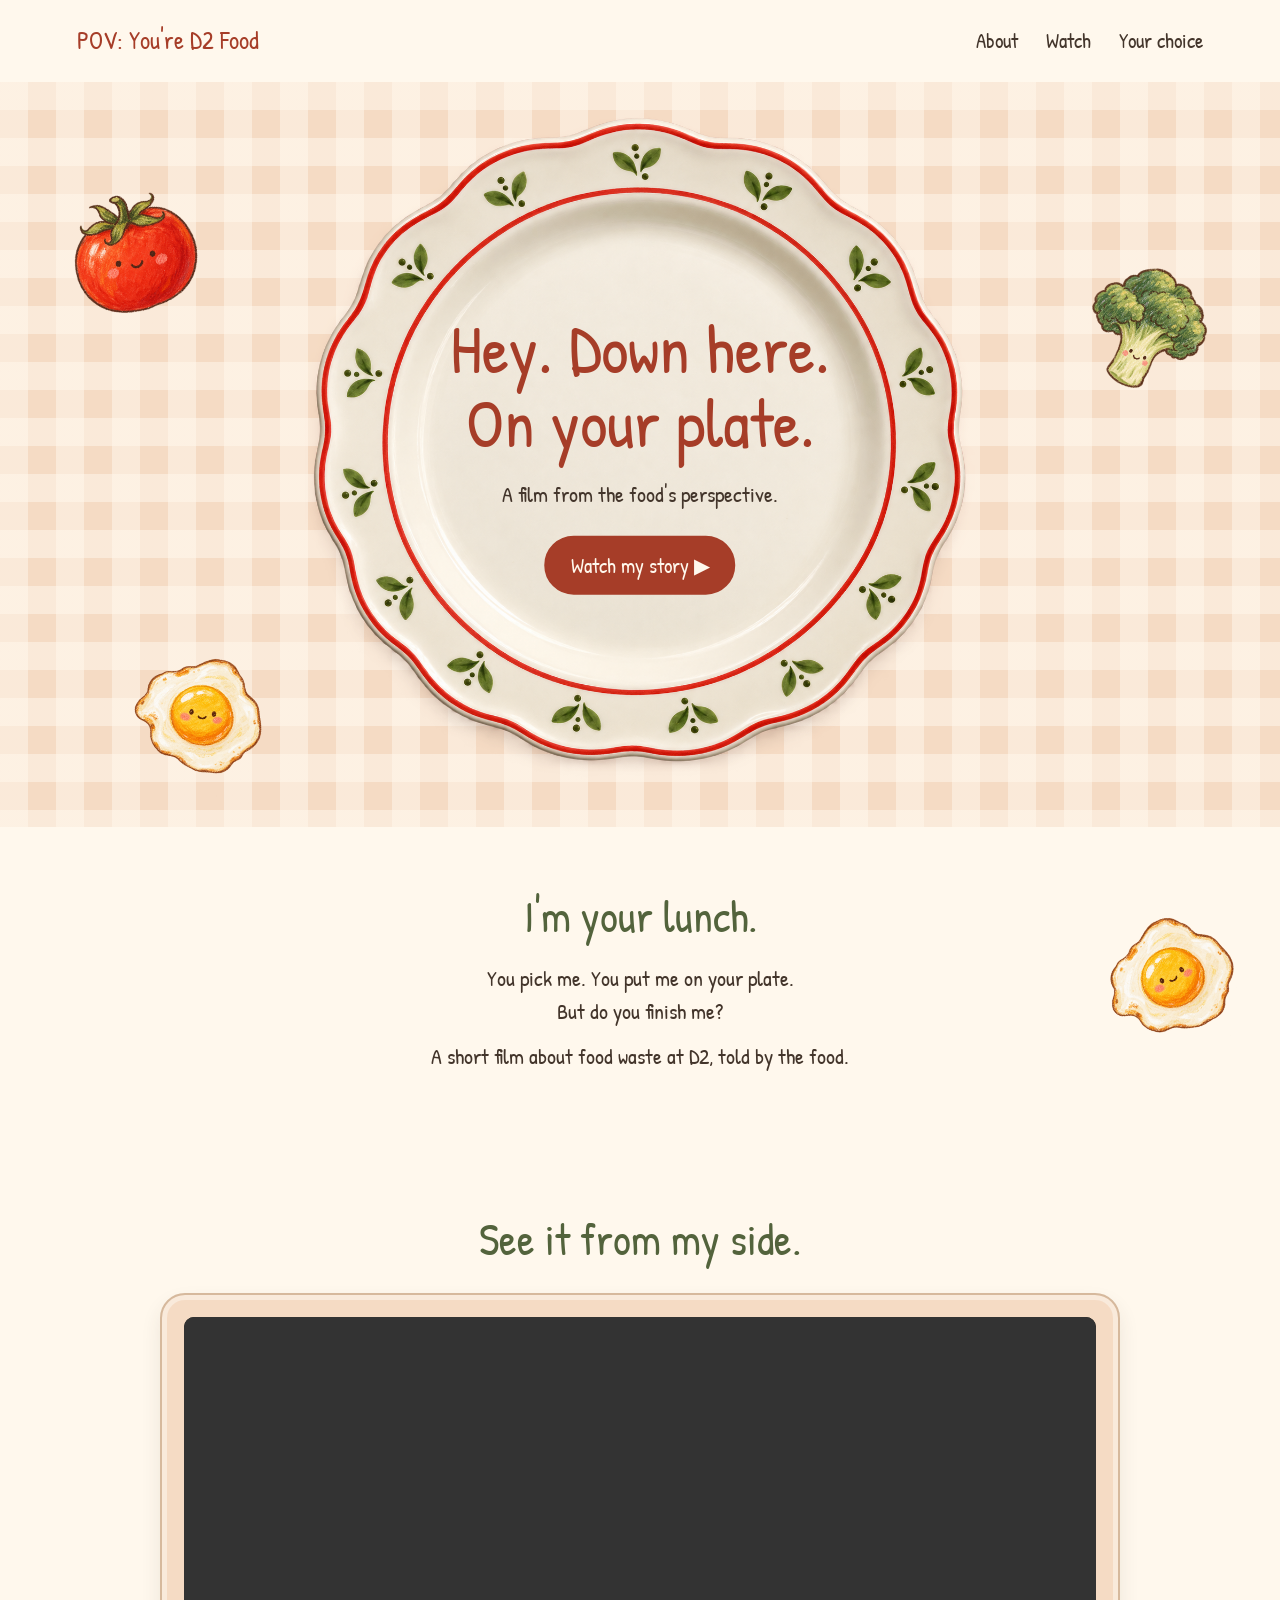
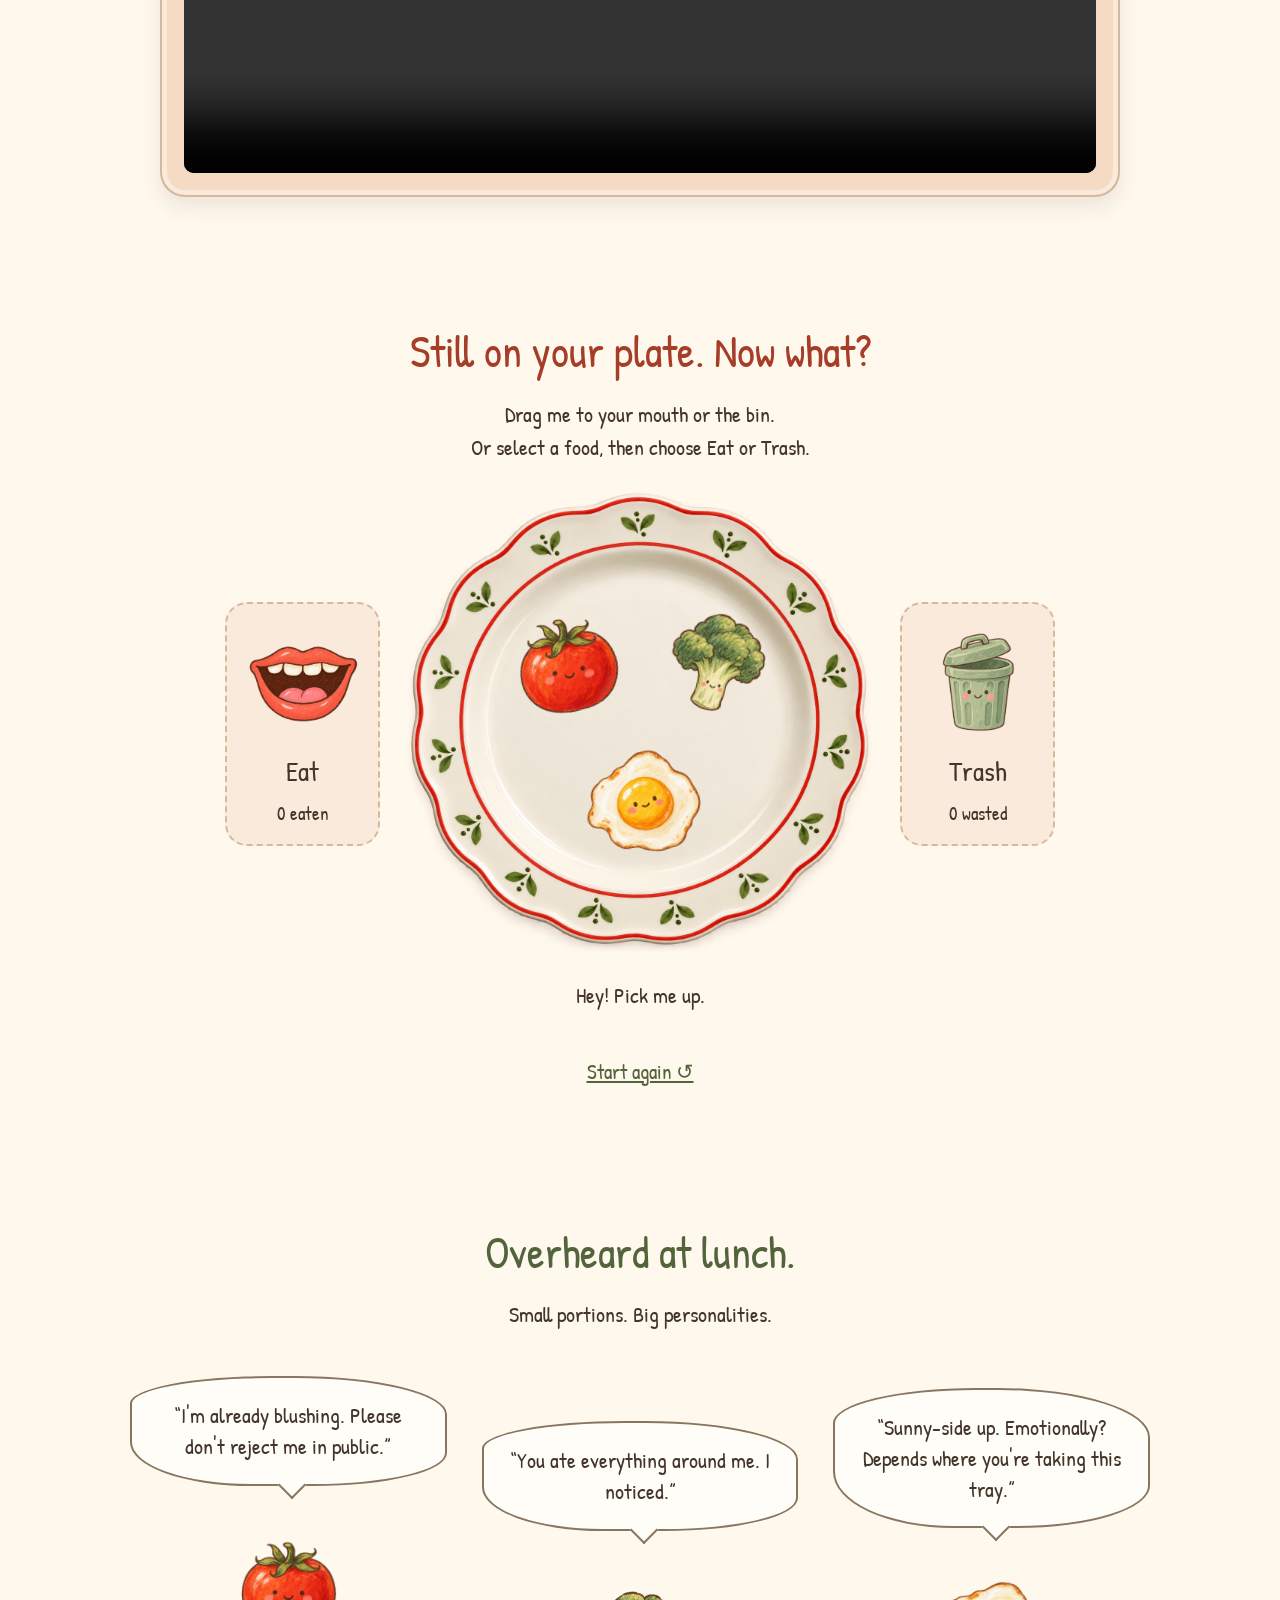
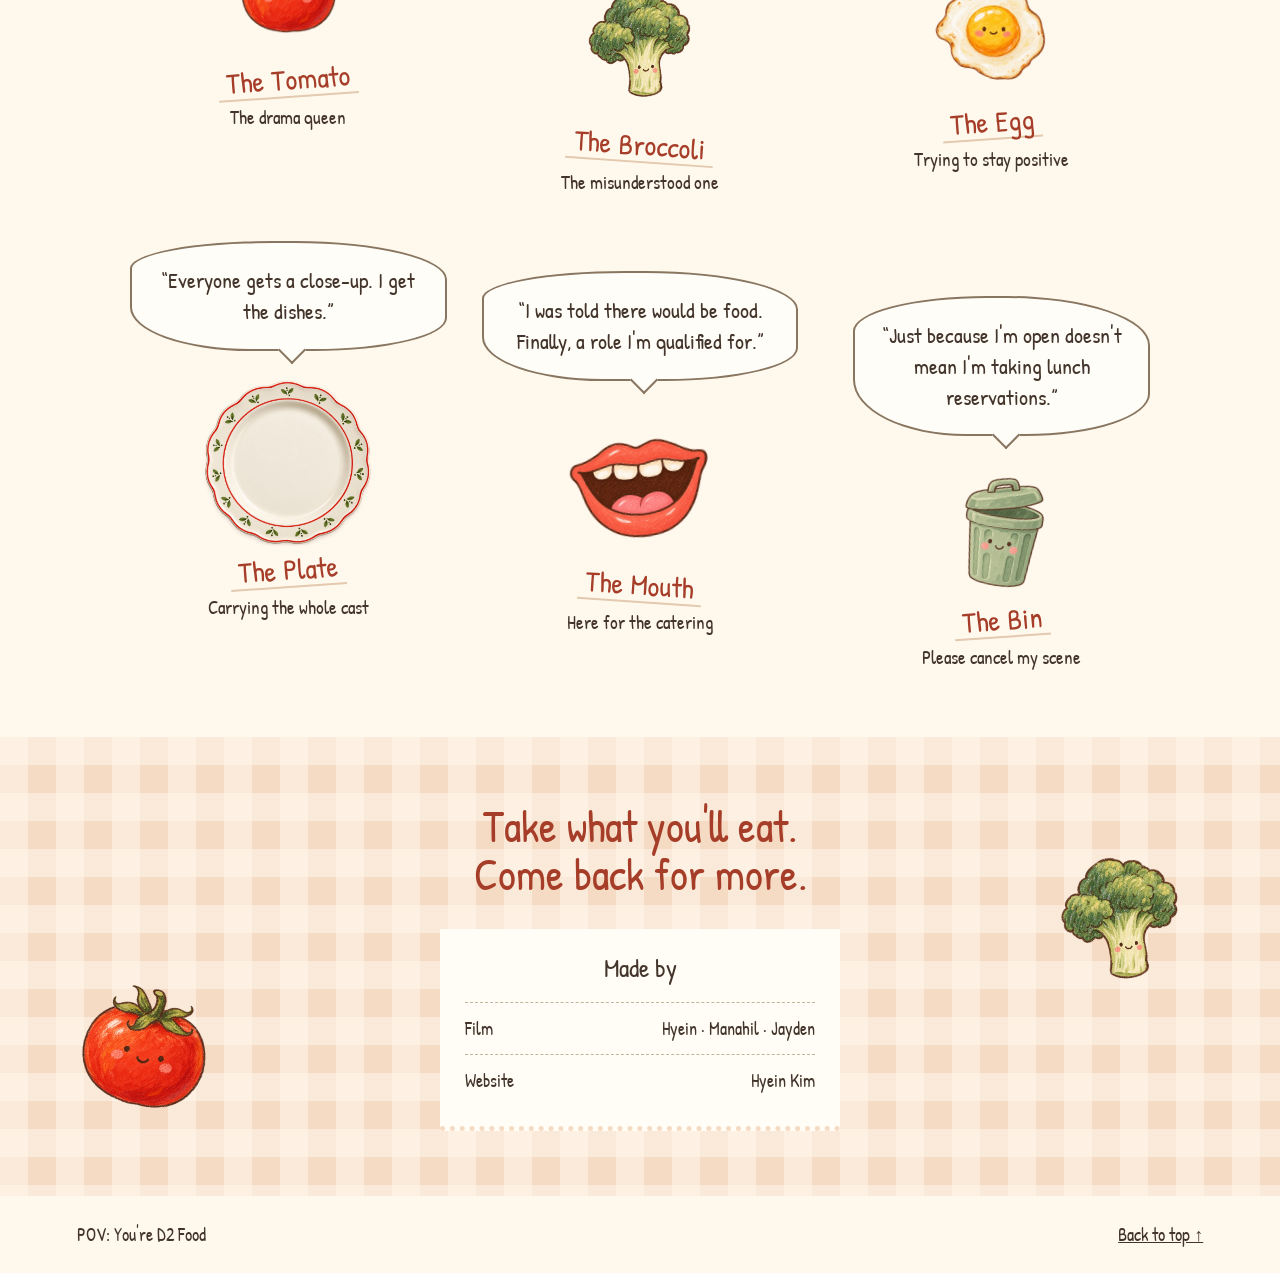
<file: project_1/index.html>
<!DOCTYPE html>
<html lang="en">
<head>
    <meta charset="UTF-8">
    <meta name="viewport" content="width=device-width, initial-scale=1.0">
    <title>POV: You're D2 Food</title>
    <link rel="preconnect" href="https://fonts.googleapis.com">
    <link rel="preconnect" href="https://fonts.gstatic.com" crossorigin>
    <link href="https://fonts.googleapis.com/css2?family=Patrick+Hand&amp;display=swap" rel="stylesheet">
    <link rel="stylesheet" href="style.css">
    <script src="script.js" defer></script>
</head>
<body id="top">
    <header>
        <a class="brand" href="#top">POV: You're D2 Food</a>
        <nav aria-label="Main navigation"><a href="#my-story">About</a><a href="#film">Watch</a><a href="#your-choice">Your choice</a></nav>
    </header>
    <main>
        <section class="hero" aria-labelledby="film-title">
            <img class="food-decoration hero-tomato" src="assets/food-tomato.png" alt="" aria-hidden="true">
            <img class="food-decoration hero-broccoli" src="assets/food-broccoli.png" alt="" aria-hidden="true">
            <img class="food-decoration hero-egg" src="assets/food-egg.png" alt="" aria-hidden="true">
            <div class="hero-plate">
                <img src="assets/hero-plate.png" alt="" width="1280" height="1280">
                <div class="plate-copy">
                    <h1 id="film-title">Hey. Down here.<br>On your plate.</h1>
                    <p>A film from the food's perspective.</p>
                    <a class="button" href="#film">Watch my story ▶</a>
                </div>
            </div>
        </section>
        <section id="my-story" class="about section-space">
            <img class="food-decoration about-egg" src="assets/food-egg.png" alt="" aria-hidden="true" loading="lazy">
            <h2>I'm your lunch.</h2>
            <p>You pick me. You put me on your plate.<br>But do you finish me?</p>
            <p>A short film about food waste at D2, told by the food.</p>
        </section>
        <section id="film" class="film-section section-space">
            <h2>See it from my side.</h2>
            <div class="tray">
                <video controls playsinline preload="metadata" aria-label="POV: You're D2 Food — student short film">
                    <source src="assets/pov-youre-d2-food.mp4" type="video/mp4">
                    Your browser cannot play this video. <a href="assets/pov-youre-d2-food.mp4">Download the film</a>.
                </video>
            </div>
        </section>
        <section id="your-choice" class="ending section-space" aria-labelledby="game-title">
            <h2 id="game-title">Still on your plate. Now what?</h2>
            <p id="game-help">Drag me to your mouth or the bin.<br>Or select a food, then choose Eat or Trash.</p>
            <div class="game-board">
                <button id="eat-zone" class="drop-zone eat-zone" type="button" aria-label="Eat selected food">
                    <img class="drop-target-image" src="assets/game-mouth.png" alt="" draggable="false">
                    <span>Eat</span>
                    <small><span id="eaten-count">0</span> eaten</small>
                </button>
                <div class="game-plate" aria-label="Food on your plate">
                    <img class="game-plate-image" src="assets/hero-plate.png" alt="" draggable="false">
                    <button class="game-food tomato-piece" id="tomato-piece" data-name="Tomato" type="button" draggable="true" aria-label="Select tomato" aria-pressed="false" aria-describedby="game-help">
                        <img src="assets/food-tomato.png" alt="" draggable="false">
                    </button>
                    <button class="game-food broccoli-piece" id="broccoli-piece" data-name="Broccoli" type="button" draggable="true" aria-label="Select broccoli" aria-pressed="false" aria-describedby="game-help">
                        <img src="assets/food-broccoli.png" alt="" draggable="false">
                    </button>
                    <button class="game-food egg-piece" id="egg-piece" data-name="Egg" type="button" draggable="true" aria-label="Select egg" aria-pressed="false" aria-describedby="game-help">
                        <img src="assets/food-egg.png" alt="" draggable="false">
                    </button>
                    <span id="empty-plate" hidden>All gone!</span>
                </div>
                <button id="trash-zone" class="drop-zone trash-zone" type="button" aria-label="Trash selected food">
                    <img class="drop-target-image" src="assets/game-trash-bin.png" alt="" draggable="false">
                    <span>Trash</span>
                    <small><span id="trashed-count">0</span> wasted</small>
                </button>
            </div>
            <p id="game-message" role="status" aria-live="polite" aria-atomic="true">Hey! Pick me up.</p>
            <button id="reset-button" class="reset" type="button">Start again ↺</button>
            <noscript><p>Turn on JavaScript to play. Take only what you'll eat.</p></noscript>
        </section>
        <section id="meet-the-food" class="food-cast section-space" aria-labelledby="cast-title">
            <h2 id="cast-title">Overheard at lunch.</h2>
            <p>Small portions. Big personalities.</p>
            <div class="lunch-scene">
                <article class="lunch-character">
                    <p class="speech-bubble">“I'm already blushing. Please don't reject me in public.”</p>
                    <div class="cast-intro"><img src="assets/food-tomato.png" alt="" loading="lazy"><h3 class="cast-name">The Tomato</h3><span class="cast-role">The drama queen</span></div>
                </article>
                <article class="lunch-character">
                    <p class="speech-bubble">“You ate everything around me. I noticed.”</p>
                    <div class="cast-intro"><img src="assets/food-broccoli.png" alt="" loading="lazy"><h3 class="cast-name">The Broccoli</h3><span class="cast-role">The misunderstood one</span></div>
                </article>
                <article class="lunch-character">
                    <p class="speech-bubble">“Sunny-side up. Emotionally? Depends where you're taking this tray.”</p>
                    <div class="cast-intro"><img src="assets/food-egg.png" alt="" loading="lazy"><h3 class="cast-name">The Egg</h3><span class="cast-role">Trying to stay positive</span></div>
                </article>
                <article class="lunch-character">
                    <p class="speech-bubble">“Everyone gets a close-up. I get the dishes.”</p>
                    <div class="cast-intro"><img src="assets/hero-plate.png" alt="" loading="lazy"><h3 class="cast-name">The Plate</h3><span class="cast-role">Carrying the whole cast</span></div>
                </article>
                <article class="lunch-character">
                    <p class="speech-bubble">“I was told there would be food. Finally, a role I'm qualified for.”</p>
                    <div class="cast-intro"><img src="assets/game-mouth.png" alt="" loading="lazy"><h3 class="cast-name">The Mouth</h3><span class="cast-role">Here for the catering</span></div>
                </article>
                <article class="lunch-character">
                    <p class="speech-bubble">“Just because I'm open doesn't mean I'm taking lunch reservations.”</p>
                    <div class="cast-intro"><img src="assets/game-trash-bin.png" alt="" loading="lazy"><h3 class="cast-name">The Bin</h3><span class="cast-role">Please cancel my scene</span></div>
                </article>
            </div>
        </section>
        <section class="credits section-space">
            <img class="food-decoration credits-tomato" src="assets/food-tomato.png" alt="" aria-hidden="true" loading="lazy">
            <img class="food-decoration credits-broccoli" src="assets/food-broccoli.png" alt="" aria-hidden="true" loading="lazy">
            <h2>Take what you'll eat.<br>Come back for more.</h2>
            <div class="receipt">
                <h3>Made by</h3>
                <div class="receipt-row"><span>Film</span><span>Hyein · Manahil · Jayden</span></div>
                <div class="receipt-row"><span>Website</span><span>Hyein Kim</span></div>
            </div>
        </section>
    </main>
    <footer><span>POV: You're D2 Food</span><a href="#top">Back to top ↑</a></footer>
</body>
</html>
</file>
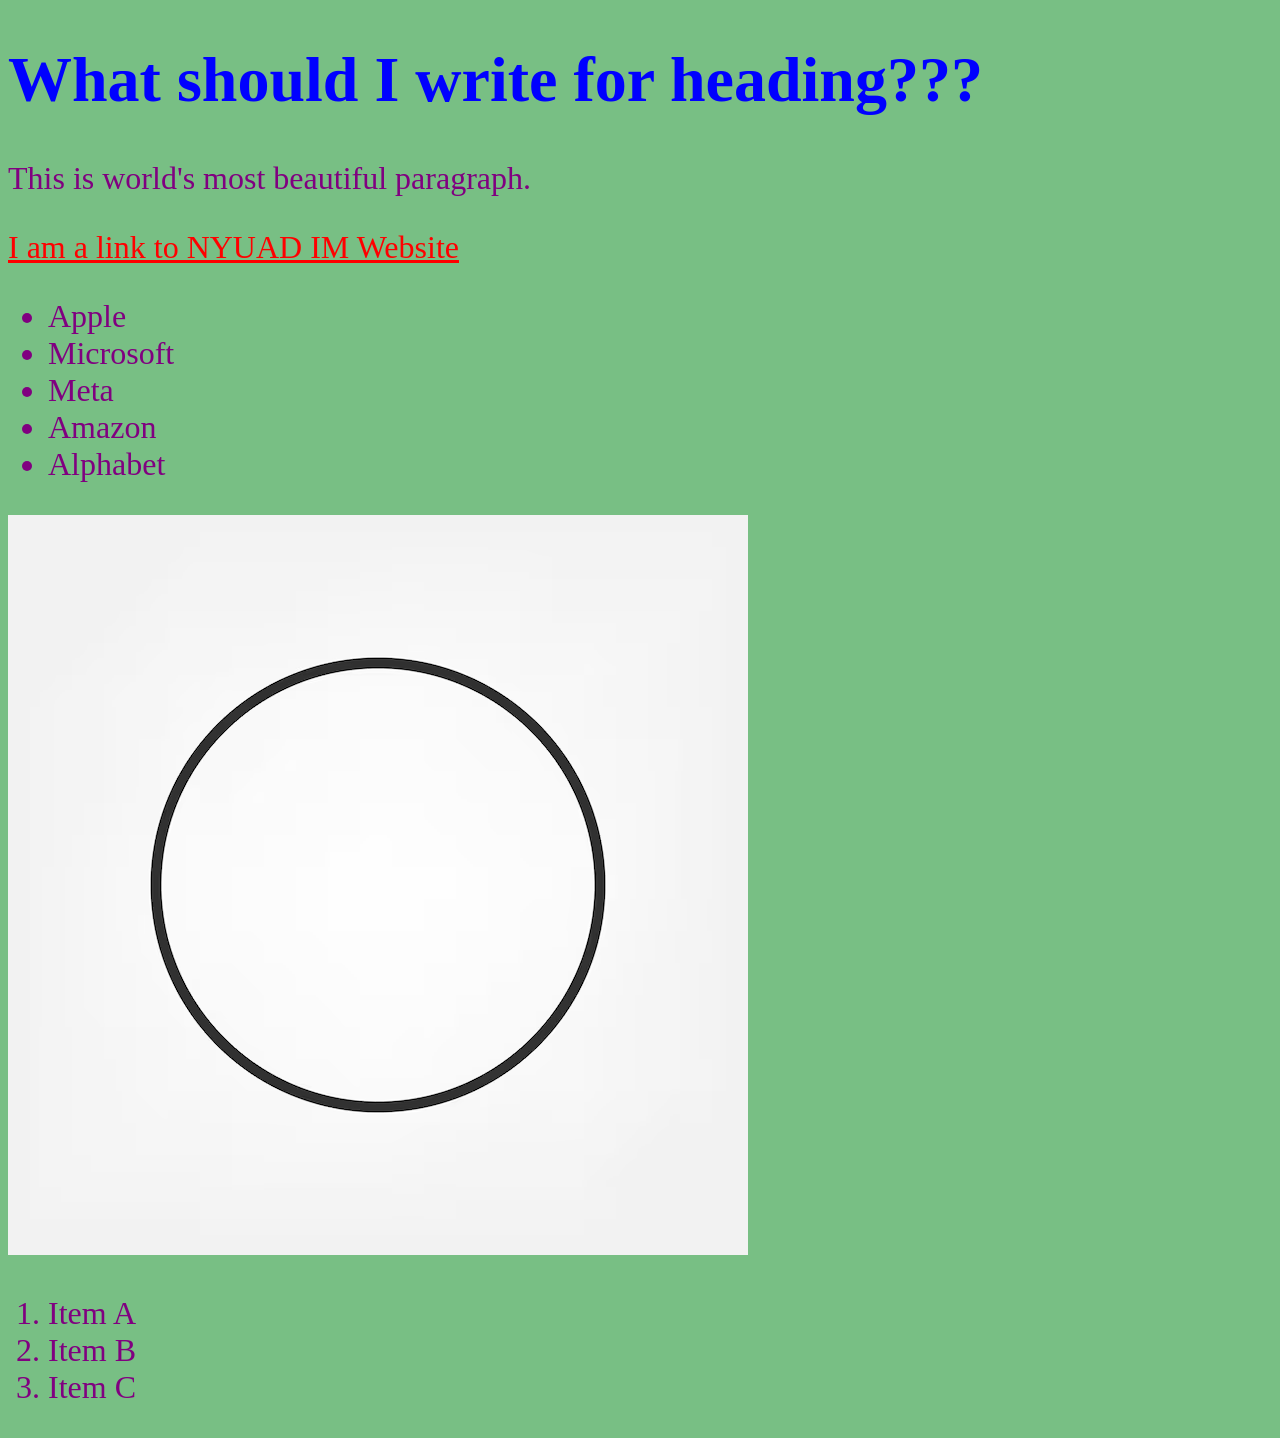
<file: week-2b-html/index.html>
<!DOCTYPE html>
<html>
    <head>
        <title>Week 2b - HTML</title>
        <style>
            body {
                background-color: #78bf84;
                color: purple;
                font-size: 32px;
                font-family: 
            }

            a {
                color: red;
            }

            h1 {
                 color: blue;
            }

            #tagline {
                color: yellow;
            }

            .caption {
                font-style: italic;
            }

            .logo {
                width: 5em;
            }
        </style>
    </head>
    <body>

        <!-- Heading of the page -->

        <h1>What should I write for heading???</h1>
        <p>This is world's most beautiful paragraph.</p>
        <a target="_blank" href="https://nyuadim.com/">I am a link to NYUAD IM Website</a>

        <!-- List of things -->

        <div></div>
        <ul>
            <li>Apple</li>
            <li>Microsoft</li>
            <li>Meta</li>
            <li>Amazon</li>
            <li>Alphabet</li>
        </ul>
        <img src="assets/circle.png" alt="A simple circle">
        <ol>
            <li>Item A</li>
            <li>Item B</li>
            <li>Item C</li>
        </ol>
    </body>
</html>
</file>
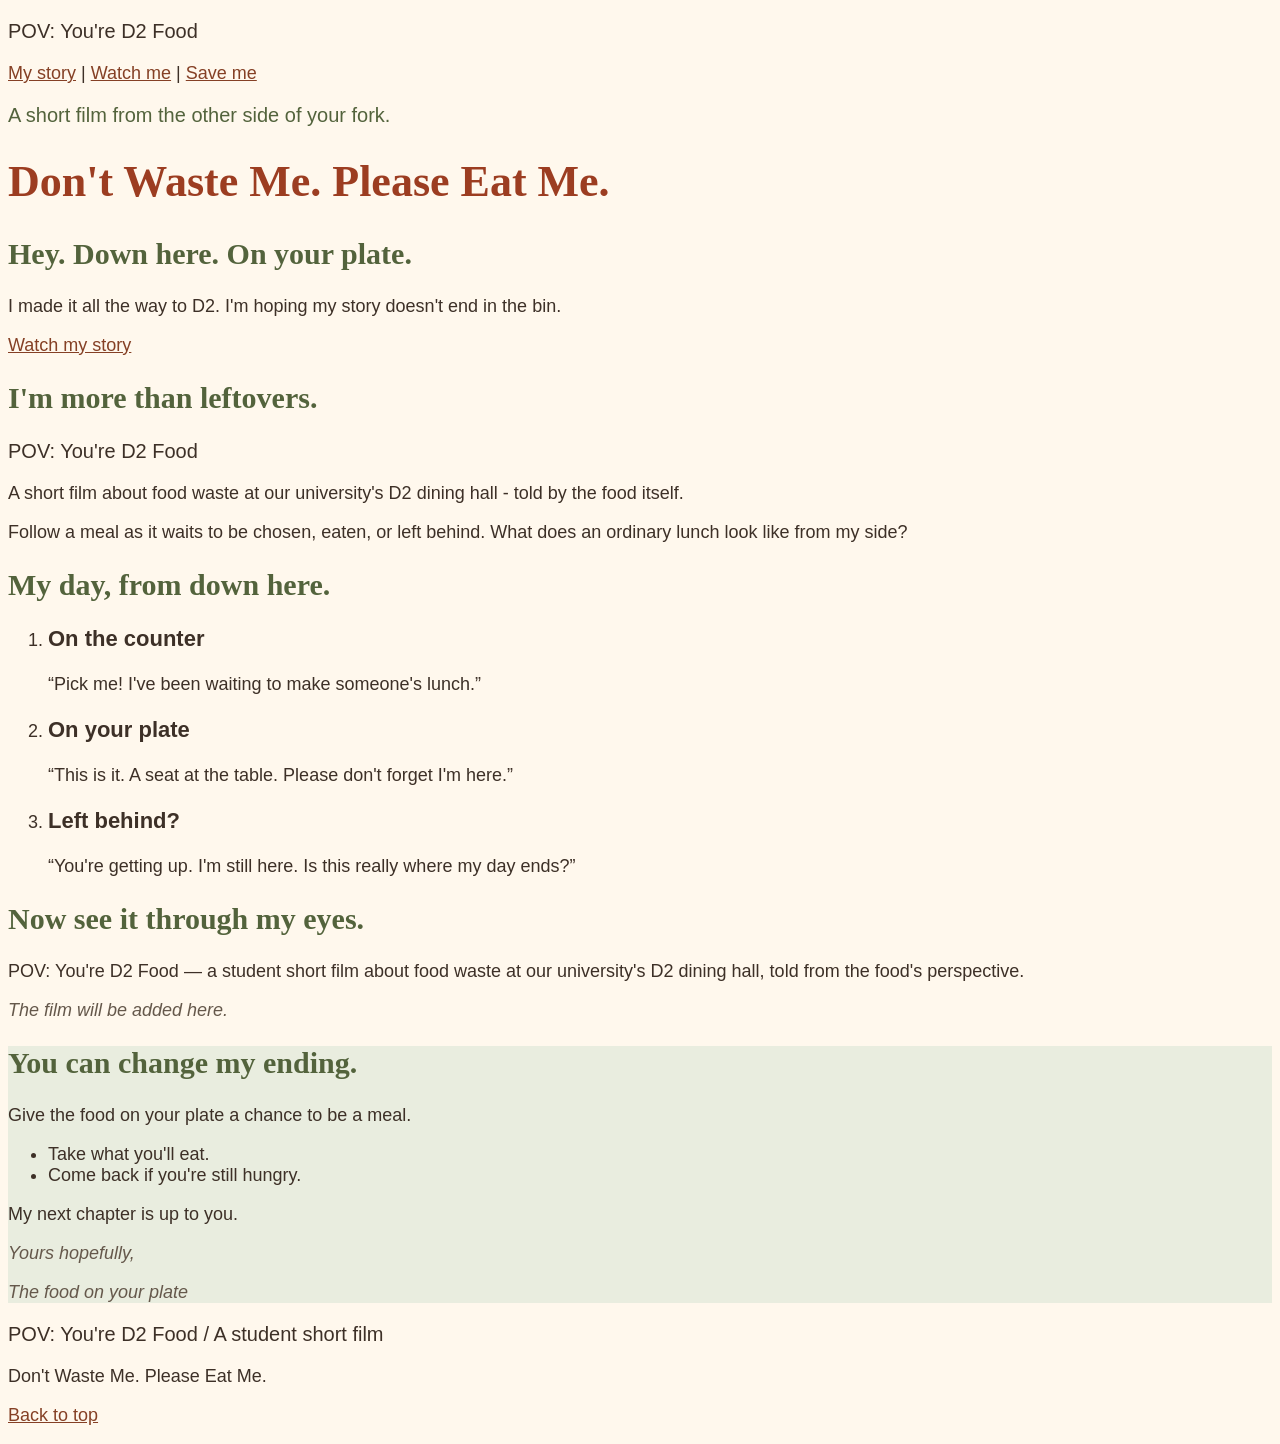
<file: week-2b/index.html>
<!DOCTYPE html>
<html>
    <head>
        <meta charset="UTF-8">
        <title>POV: You're D2 Food</title>
        <style>
            body {
                background-color: #fff8ed;
                color: #3d3027;
                font-family: Arial, sans-serif;
                font-size: 18px;
            }

            h1 {
                color: #9c3d21;
                font-family: Georgia, serif;
                font-size: 44px;
            }

            h2 {
                color: #53633c;
                font-family: Georgia, serif;
                font-size: 30px;
            }

            h3 {
                font-size: 22px;
            }

            a {
                color: #854025;
            }
            #tagline {
                color: #53633c;
                font-size: 20px;
            }
            .caption {
                color: #65584b;
                font-style: italic;
            }

            .project-name {
                font-size: 20px;
            }

            .ending {
                background-color: #e9eddf;
            }
        </style>
    </head>
    <body>
        <div id="top">
            <p class="project-name">POV: You're D2 Food</p>
            <p>
                <a href="#my-story">My story</a> |
                <a href="#film">Watch me</a> |
                <a href="#your-choice">Save me</a>
            </p>
        </div>
        <p id="tagline">A short film from the other side of your fork.</p>
        <h1>Don't Waste Me. Please Eat Me.</h1>
        <h2>Hey. Down here. On your plate.</h2>
        <p>I made it all the way to D2. I'm hoping my story doesn't end in the bin.</p>
        <p><a href="#film">Watch my story</a></p>
        <div id="my-story">
            <h2>I'm more than leftovers.</h2>
            <p class="project-name">POV: You're D2 Food</p>
            <p>A short film about food waste at our university's D2 dining hall - told by the food itself.</p>
            <p>Follow a meal as it waits to be chosen, eaten, or left behind. What does an ordinary lunch look like from my side?</p>

            <h2>My day, from down here.</h2>
            <ol>
                <li>
                    <h3>On the counter</h3>
                    <p>“Pick me! I've been waiting to make someone's lunch.”</p>
                </li>
                <li>
                    <h3>On your plate</h3>
                    <p>“This is it. A seat at the table. Please don't forget I'm here.”</p>
                </li>
                <li>
                    <h3>Left behind?</h3>
                    <p>“You're getting up. I'm still here. Is this really where my day ends?”</p>
                </li>
            </ol>
        </div>
        <div id="film">
            <h2>Now see it through my eyes.</h2>
            <p>POV: You're D2 Food — a student short film about food waste at our university's D2 dining hall, told from the food's perspective.</p>
            <p class="caption">The film will be added here.</p>
        </div>
        <div id="your-choice" class="ending">
            <h2>You can change my ending.</h2>
            <p>Give the food on your plate a chance to be a meal.</p>
            <ul>
                <li>Take what you'll eat.</li>
                <li>Come back if you're still hungry.</li>
            </ul>
            <p>My next chapter is up to you.</p>
            <p class="caption">Yours hopefully,</p>
            <p class="caption">The food on your plate</p>
        </div>
        <p class="project-name">POV: You're D2 Food / A student short film</p>
        <p>Don't Waste Me. Please Eat Me.</p>
        <p><a href="#top">Back to top</a></p>
    </body>
</html>
</file>
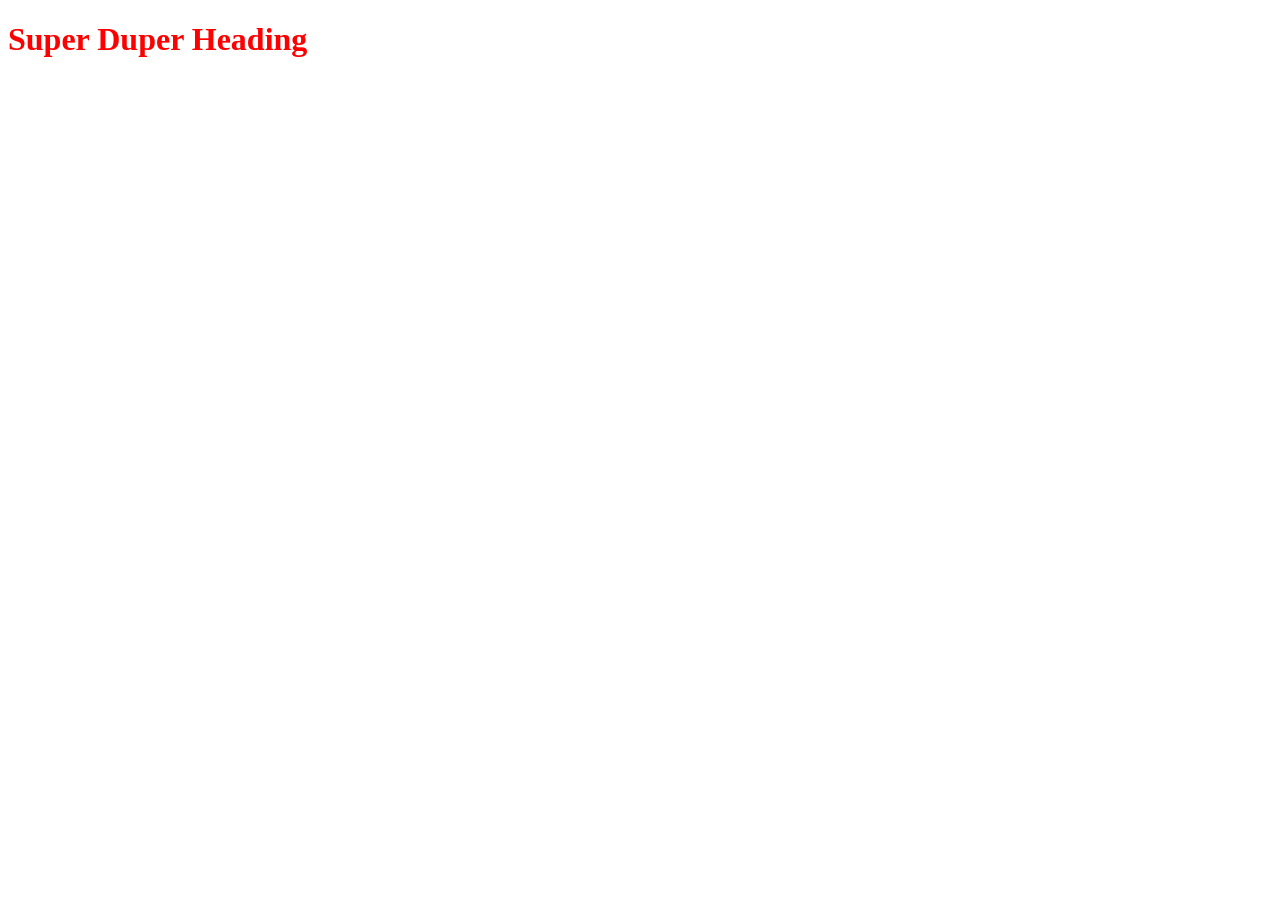
<file: week-3b-layout/index.html>
<!DOCTYPE html>
<html lang="en">
<head>
    <meta charset="UTF-8">
    <meta name="viewport" content="width=device-width, initial-scale=1.0">
    <title>CSS Layout</title>
    <link rel="stylesheet" href="style.css">
</head>
<body>
    <h1>Super Duper Heading</h1>
</body>
</html>
</file>
<file: project_1/style.css>
* { box-sizing: border-box; }
html { scroll-behavior: smooth; }
body { margin: 0; background: #fff8ed; color: #43352b; font-family: 'Patrick Hand', 'Comic Sans MS', cursive; font-size: 22px; line-height: 1.5; }
a { color: inherit; }
header { padding: 22px 6%; display: flex; justify-content: space-between; align-items: center; gap: 20px; background: #fff8ed; }
.brand { font-family: 'Patrick Hand', 'Comic Sans MS', cursive; font-size: 25px; font-weight: 400; text-decoration: none; color: #a63d28; }
nav { display: flex; gap: 28px; font-size: 21px; font-weight: 400; }
nav a { text-decoration: none; }
nav a:hover { color: #a63d28; text-decoration: underline; }
h1, h2, h3 { font-family: 'Patrick Hand', 'Comic Sans MS', cursive; line-height: 1.1; font-weight: 400; }
h1 { font-size: 68px; color: #a63d28; margin: 12px 0 18px; }
h2 { font-size: 44px; color: #53633c; margin: 0 0 22px; }
h3 { font-size: 26px; }
/* I layer two repeating stripes to make the tablecloth. */
.hero, .credits { background-color: #f5dbc4; background-image: linear-gradient(90deg, #fff8ed80 50%, transparent 50%), linear-gradient(#fff8ed80 50%, transparent 50%); background-size: 56px 56px; }
.hero { padding: 30px 12px 45px; }
.hero-plate { position: relative; width: 100%; max-width: 670px; margin: auto; }
.hero-plate img { display: block; width: 100%; height: auto; }
/* I position the real text over the image so it stays readable and clickable. */
.plate-copy { position: absolute; top: 50%; left: 50%; transform: translate(-50%, -50%); width: 65%; text-align: center; }
.plate-copy p { margin: 10px 0; }
.plate-copy > p:first-child { font-family: 'Patrick Hand', 'Comic Sans MS', cursive; font-size: 25px; color: #53633c; }
.button, button { display: inline-block; padding: 13px 24px; background: #a63d28; color: #fff8ed; border: 2px solid #a63d28; border-radius: 30px; text-decoration: none; font: 400 21px 'Patrick Hand', 'Comic Sans MS', cursive; cursor: pointer; }
.plate-copy .button { margin-top: 15px; }
.button:hover, button:hover { background: #81301f; border-color: #81301f; }
a:focus-visible, button:focus-visible, video:focus-visible { outline: 3px solid #53633c; outline-offset: 5px; }
.section-space { padding: 65px 7%; }
.about { text-align: center; max-width: 850px; margin: auto; }
.about p { margin: 12px 0; }
.film-section { text-align: center; background: #fff8ed; }
.tray { max-width: 960px; margin: 30px auto 0; padding: 22px; border: 2px solid #d6b99d; border-radius: 25px; background: #f5dbc4; box-shadow: inset 0 0 0 5px #f9eadb, 0 10px 20px #43352b18; }
video { display: block; width: 100%; max-height: 650px; background: #211e18; border-radius: 10px; }
.credits { text-align: center; }
.credits h2 { color: #a63d28; }
.receipt { max-width: 400px; margin: 30px auto 0; padding: 20px 25px; background: #fffdf5; border-bottom: 5px dotted #f5dbc4; }
.receipt h3 { margin: 5px 0 20px; }
.receipt-row { display: flex; justify-content: space-between; gap: 15px; border-top: 1px dashed #bdb69c; padding: 12px 0; font-size: 18px; }
.receipt-row span:last-child { text-align: right; }
footer { display: flex; justify-content: space-between; gap: 20px; padding: 25px 6%; font-size: 18px; }
/* I shrink the plate text and stack the layout for phones. */
@media (max-width: 760px) {
    header { flex-direction: column; gap: 12px; }
    .brand { font-size: 23px; }
    nav { gap: 26px; font-size: 18px; }
    h1 { font-size: 52px; }
    h2 { font-size: 36px; }
    .section-space { padding: 45px 6%; }
    .tray { padding: 12px; border-radius: 18px; }
    footer { flex-direction: column; text-align: center; }
}
@media (max-width: 480px) {
    h1 { font-size: 36px; margin: 8px 0; }
    .plate-copy p { font-size: 13px; margin: 6px 0; }
    .plate-copy > p:first-child { font-size: 18px; }
    .plate-copy .button { font-size: 14px; padding: 9px 14px; margin-top: 8px; }
}
@media (max-width: 350px) {
    h1 { font-size: 30px; }
    .plate-copy > p:first-child { font-size: 16px; }
    .plate-copy p { font-size: 12px; }
}
/* I respect the visitor's reduced-motion setting. */
@media (prefers-reduced-motion: reduce) {
    html { scroll-behavior: auto; }
}

/* I keep the food behind the content so it cannot cover a link or button. */
.hero, .about, .credits { position: relative; overflow: hidden; }
.hero-plate, .about h2, .about p, .credits h2, .receipt { position: relative; z-index: 1; }
.food-decoration { position: absolute; width: 190px; height: auto; pointer-events: none; user-select: none; }
.hero-tomato { left: 3%; top: 10%; transform: rotate(-18deg); }
.hero-broccoli { right: 3%; top: 20%; transform: rotate(18deg); }
.hero-egg { left: 9%; bottom: 4%; transform: rotate(15deg); width: 170px; }
.about { max-width: none; padding-left: 22%; padding-right: 22%; }
.about-egg { right: 2%; top: 20%; width: 170px; transform: rotate(-20deg); }
.credits-tomato { left: 4%; bottom: 12%; transform: rotate(15deg); }
.credits-broccoli { right: 5%; top: 18%; transform: rotate(-15deg); }
@media (max-width: 1000px) {
    .food-decoration { width: 135px; }
    .hero-tomato { left: 0; top: 0; }
    .hero-broccoli { right: 0; top: auto; bottom: 0; }
    .hero-egg { left: 0; bottom: 0; }
    .about-egg { width: 120px; }
}
/* On phones I leave the food in the corners, away from the words. */
@media (max-width: 600px) {
    .hero { padding-top: 65px; padding-bottom: 65px; }
    .food-decoration { width: 95px; }
    .hero-tomato { top: 0; left: 1%; }
    .hero-broccoli { bottom: 0; right: 1%; }
    .hero-egg { bottom: 0; left: 1%; }
    .about { padding: 45px 7% 85px; }
    .about-egg { width: 85px; top: auto; bottom: 0; right: 2%; }
    .credits { padding-bottom: 100px; }
    .credits-tomato { bottom: 0; left: 3%; }
    .credits-broccoli { top: auto; bottom: 0; right: 3%; }
}

.ending { max-width: 1150px; margin: auto; text-align: center; }
.ending h2 { color: #a63d28; }
#game-help { margin: 0 0 25px; }
.game-board { display: flex; align-items: center; justify-content: center; gap: 25px; }
.game-plate { position: relative; width: 470px; max-width: 100%; flex-shrink: 1; }
.game-plate-image { width: 100%; display: block; }
/* I place each food on the PNG plate using percentages so they scale together. */
.game-food { position: absolute; width: 33%; padding: 0; border: 2px solid transparent; background: transparent; border-radius: 50%; cursor: grab; }
.game-food img { display: block; width: 100%; pointer-events: none; }
.tomato-piece { top: 21%; left: 18%; transform: rotate(-12deg); }
.broccoli-piece { top: 20%; right: 17%; transform: rotate(10deg); }
.egg-piece { bottom: 17%; left: 34%; transform: rotate(-8deg); }
.game-food:hover { background: #f5dbc466; border-color: #d6b99d; }
.game-food[aria-pressed="true"] { border: 2px dashed #a63d28; background: #f5dbc466; }
.game-food.dragging { opacity: 0.4; cursor: grabbing; }
.drop-zone { width: 155px; min-height: 210px; flex-shrink: 0; display: flex; flex-direction: column; align-items: center; justify-content: center; gap: 10px; color: #43352b; background: #f9eadb; border: 2px dashed #d6b99d; border-radius: 22px; padding: 18px 10px; font-size: 28px; }
.drop-zone small { font-size: 19px; }
.drop-zone:hover, .drop-zone.drag-over { background: #f5dbc4; border-color: #a63d28; }
.drop-zone.drag-over { outline: 3px solid #a63d28; outline-offset: 5px; }
#empty-plate { position: absolute; top: 44%; left: 0; width: 100%; font-size: 34px; color: #53633c; }
#game-message { min-height: 66px; max-width: 600px; margin: 20px auto 0; }
.reset { background: none; color: #53633c; border: 0; text-decoration: underline; padding: 12px; }
.reset:hover { background: none; color: #43352b; }
[hidden] { display: none; }
@media (max-width: 760px) {
    .game-board { flex-wrap: wrap; gap: 16px; }
    .game-plate { order: -1; width: 100%; max-width: 380px; margin: 0 15%; }
    .drop-zone { width: 125px; min-height: 165px; font-size: 24px; }
}

.drop-target-image { display: block; width: 120px; height: 120px; object-fit: contain; pointer-events: none; user-select: none; }
@media (max-width: 760px) {
    .drop-target-image { width: 95px; height: 95px; }
}

.food-cast { max-width: 1200px; margin: auto; text-align: center; }
.food-cast > p { margin: 0 0 45px; }
.lunch-scene { display: grid; grid-template-columns: repeat(3, 1fr); gap: 45px 35px; align-items: start; }
.lunch-character { min-width: 0; }
.speech-bubble { position: relative; margin: 0 0 28px; padding: 22px; background: #fffdf7; border: 2px solid #887660; border-radius: 45% 48% 42% 38% / 25% 35% 30% 40%; font-size: 22px; line-height: 1.4; }
/* I rotate a small square to make the speech bubble point toward the food. */
.speech-bubble::after { content: ''; position: absolute; bottom: -11px; left: 48%; width: 18px; height: 18px; background: #fffdf7; border-right: 2px solid #887660; border-bottom: 2px solid #887660; transform: rotate(45deg); }
.cast-intro img { display: block; width: 145px; height: 145px; object-fit: contain; margin: auto; }
.cast-name { display: inline-block; margin: 5px 0; padding: 0 8px; font-size: 29px; color: #a63d28; transform: rotate(-4deg); border-bottom: 2px solid #e3c9af; }
.cast-role { display: block; font-size: 19px; }
.lunch-character:nth-child(2) { margin-top: 45px; }
.lunch-character:nth-child(2) img { width: 165px; height: 165px; transform: rotate(-12deg); }
.lunch-character:nth-child(2) .cast-name, .lunch-character:nth-child(5) .cast-name { transform: rotate(4deg); }
.lunch-character:nth-child(3) { margin-top: 12px; }
.lunch-character:nth-child(3) img { transform: rotate(10deg); }
.lunch-character:nth-child(4) img { width: 170px; height: 170px; }
.lunch-character:nth-child(5) { margin-top: 30px; }
.lunch-character:nth-child(5) img { width: 155px; height: 155px; transform: rotate(-6deg); }
.lunch-character:nth-child(6) { margin: 55px 0 0 20px; }
.lunch-character:nth-child(6) img { width: 135px; height: 135px; transform: rotate(8deg); }
@media (max-width: 760px) {
    .lunch-scene { grid-template-columns: repeat(2, 1fr); gap: 35px 22px; }
    .lunch-character:nth-child(n) { margin: 0; }
    .speech-bubble { padding: 20px 16px; }
}
@media (max-width: 480px) {
    .lunch-scene { grid-template-columns: 1fr; max-width: 330px; margin: auto; gap: 40px; }
}
</file>
<file: week-3b-layout/style.css>
h1 {
    color:red;
}
</file>
